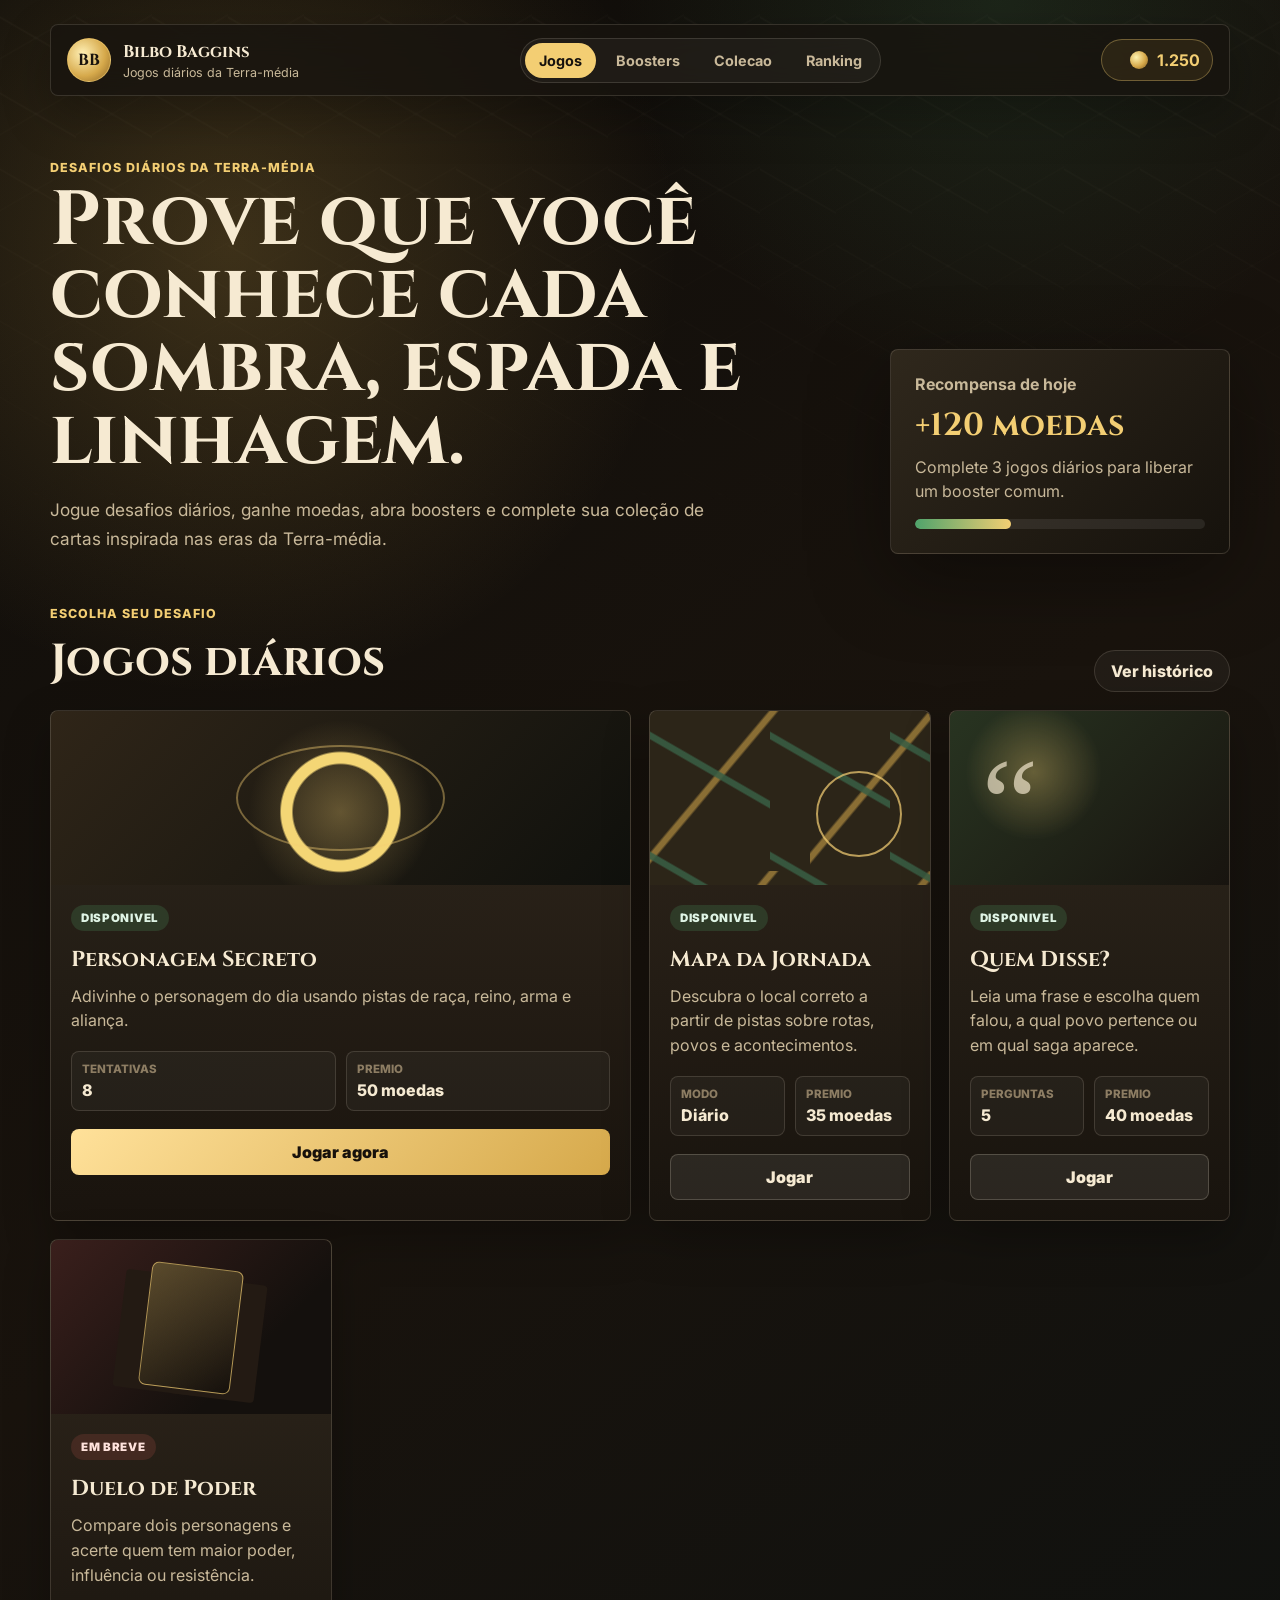
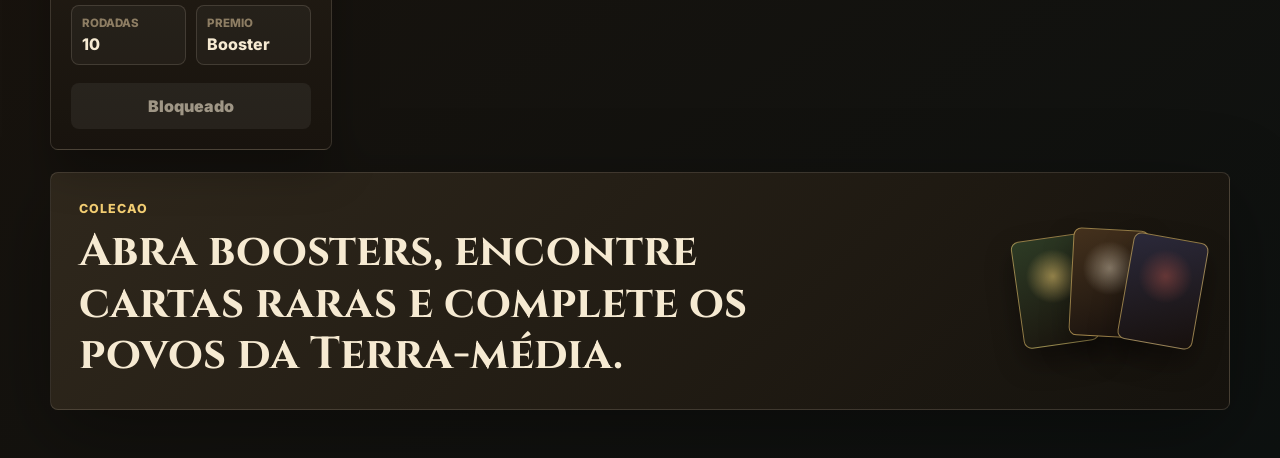
<file: index.html>
<!DOCTYPE html>
<html lang="pt-BR">
<head>
  <meta charset="UTF-8">
  <meta name="viewport" content="width=device-width, initial-scale=1.0">
  <title>Bilbo Baggins - Jogos diários da Terra-média</title>
  <link rel="preconnect" href="https://fonts.googleapis.com">
  <link rel="preconnect" href="https://fonts.gstatic.com" crossorigin>
  <link href="https://fonts.googleapis.com/css2?family=Cinzel:wght@500;600;700&family=Inter:wght@400;500;600;700;800&display=swap" rel="stylesheet">
  <link rel="stylesheet" href="styles.css">
</head>
<body>
  <div class="page-shell">
    <header class="topbar" aria-label="Barra principal">
      <a class="brand" href="#" aria-label="Bilbo Baggins inicio">
        <span class="brand-mark" aria-hidden="true">BB</span>
        <span>
          <strong>Bilbo Baggins</strong>
          <small>Jogos diários da Terra-média</small>
        </span>
      </a>

      <nav class="main-nav" aria-label="Navegacao principal">
        <a href="#" class="active">Jogos</a>
        <a href="#">Boosters</a>
        <a href="#">Colecao</a>
        <a href="#">Ranking</a>
      </nav>

      <div class="wallet" aria-label="Moedas do jogador">
        <span class="coin" aria-hidden="true"></span>
        <strong>1.250</strong>
      </div>
    </header>

    <main>
      <section class="hero" aria-labelledby="page-title">
        <div class="hero-copy">
          <p class="eyebrow">Desafios diários da Terra-média</p>
          <h1 id="page-title">Prove que você conhece cada sombra, espada e linhagem.</h1>
          <p class="intro">
            Jogue desafios diários, ganhe moedas, abra boosters e complete sua coleção de cartas inspirada nas eras da Terra-média.
          </p>
        </div>

        <aside class="daily-panel" aria-label="Resumo diario">
          <span class="panel-label">Recompensa de hoje</span>
          <strong>+120 moedas</strong>
          <p>Complete 3 jogos diários para liberar um booster comum.</p>
          <div class="progress" aria-label="Progresso diario: 1 de 3 jogos completos">
            <span style="width: 33%"></span>
          </div>
        </aside>
      </section>

      <section class="section-heading" aria-labelledby="games-title">
        <div>
          <p class="eyebrow">Escolha seu desafio</p>
          <h2 id="games-title">Jogos diários</h2>
        </div>
        <button class="ghost-button" type="button">Ver histórico</button>
      </section>

      <section class="game-grid" aria-label="Lista de jogos diarios">
        <article class="game-card featured">
          <div class="card-art ring-art" aria-hidden="true">
            <span></span>
          </div>
          <div class="card-content">
            <span class="status available">Disponivel</span>
            <h3>Personagem Secreto</h3>
            <p>Adivinhe o personagem do dia usando pistas de raça, reino, arma e aliança.</p>
            <dl class="game-meta">
              <div>
                <dt>Tentativas</dt>
                <dd>8</dd>
              </div>
              <div>
                <dt>Premio</dt>
                <dd>50 moedas</dd>
              </div>
            </dl>
            <a class="play-button" href="#">Jogar agora</a>
          </div>
        </article>

        <article class="game-card">
          <div class="card-art map-art" aria-hidden="true">
            <span></span>
          </div>
          <div class="card-content">
            <span class="status available">Disponivel</span>
            <h3>Mapa da Jornada</h3>
            <p>Descubra o local correto a partir de pistas sobre rotas, povos e acontecimentos.</p>
            <dl class="game-meta">
              <div>
                <dt>Modo</dt>
                <dd>Diário</dd>
              </div>
              <div>
                <dt>Premio</dt>
                <dd>35 moedas</dd>
              </div>
            </dl>
            <a class="play-button secondary" href="#">Jogar</a>
          </div>
        </article>

        <article class="game-card">
          <div class="card-art quote-art" aria-hidden="true">
            <span></span>
          </div>
          <div class="card-content">
            <span class="status available">Disponivel</span>
            <h3>Quem Disse?</h3>
            <p>Leia uma frase e escolha quem falou, a qual povo pertence ou em qual saga aparece.</p>
            <dl class="game-meta">
              <div>
                <dt>Perguntas</dt>
                <dd>5</dd>
              </div>
              <div>
                <dt>Premio</dt>
                <dd>40 moedas</dd>
              </div>
            </dl>
            <a class="play-button secondary" href="#">Jogar</a>
          </div>
        </article>

        <article class="game-card">
          <div class="card-art card-pack-art" aria-hidden="true">
            <span></span>
          </div>
          <div class="card-content">
            <span class="status soon">Em breve</span>
            <h3>Duelo de Poder</h3>
            <p>Compare dois personagens e acerte quem tem maior poder, influência ou resistência.</p>
            <dl class="game-meta">
              <div>
                <dt>Rodadas</dt>
                <dd>10</dd>
              </div>
              <div>
                <dt>Premio</dt>
                <dd>Booster</dd>
              </div>
            </dl>
            <button class="play-button disabled" type="button" disabled>Bloqueado</button>
          </div>
        </article>
      </section>

      <section class="collection-strip" aria-label="Colecao e boosters">
        <div>
          <p class="eyebrow">Colecao</p>
          <h2>Abra boosters, encontre cartas raras e complete os povos da Terra-média.</h2>
        </div>
        <div class="mini-cards" aria-hidden="true">
          <span></span>
          <span></span>
          <span></span>
        </div>
      </section>
    </main>
  </div>
</body>
</html>
</file>
<file: styles.css>
:root {
  --bg: #12100d;
  --bg-soft: #1d1812;
  --surface: #241f18;
  --surface-strong: #31291e;
  --text: #f6ead2;
  --muted: #c9b99a;
  --faint: #8d7d63;
  --gold: #d6a94b;
  --gold-bright: #f3ce73;
  --green: #4fa36b;
  --red: #ad5046;
  --line: rgba(246, 234, 210, 0.14);
  --shadow: 0 24px 80px rgba(0, 0, 0, 0.35);
}

* {
  box-sizing: border-box;
}

html {
  color-scheme: dark;
}

body {
  margin: 0;
  min-height: 100vh;
  font-family: Inter, Arial, sans-serif;
  color: var(--text);
  background:
    radial-gradient(circle at 18% 12%, rgba(214, 169, 75, 0.22), transparent 28rem),
    radial-gradient(circle at 78% 0%, rgba(79, 163, 107, 0.14), transparent 24rem),
    linear-gradient(145deg, #0f0d0a 0%, #19130d 48%, #0d1110 100%);
}

body::before {
  position: fixed;
  inset: 0;
  z-index: -1;
  content: "";
  opacity: 0.18;
  background-image:
    linear-gradient(30deg, transparent 47%, rgba(246, 234, 210, 0.18) 49%, transparent 51%),
    linear-gradient(150deg, transparent 47%, rgba(246, 234, 210, 0.12) 49%, transparent 51%);
  background-size: 76px 76px;
  mask-image: linear-gradient(to bottom, black, transparent 75%);
}

a {
  color: inherit;
  text-decoration: none;
}

.page-shell {
  width: min(1180px, calc(100% - 32px));
  margin: 0 auto;
  padding: 24px 0 48px;
}

.topbar {
  display: flex;
  align-items: center;
  justify-content: space-between;
  gap: 18px;
  min-height: 72px;
  padding: 12px 16px;
  border: 1px solid var(--line);
  border-radius: 8px;
  background: rgba(24, 20, 15, 0.78);
  box-shadow: 0 18px 48px rgba(0, 0, 0, 0.28);
  backdrop-filter: blur(16px);
}

.brand,
.wallet,
.main-nav {
  display: flex;
  align-items: center;
}

.brand {
  gap: 12px;
  min-width: 220px;
}

.brand-mark {
  display: grid;
  width: 44px;
  height: 44px;
  place-items: center;
  border: 1px solid rgba(243, 206, 115, 0.55);
  border-radius: 50%;
  font-family: Cinzel, Georgia, serif;
  font-weight: 700;
  color: #19130d;
  background: radial-gradient(circle at 35% 35%, #fff0b5, #d6a94b 58%, #8b6425);
}

.brand strong,
h1,
h2,
h3 {
  font-family: Cinzel, Georgia, serif;
  letter-spacing: 0;
}

.brand strong {
  display: block;
  font-size: 1.05rem;
}

.brand small {
  display: block;
  margin-top: 2px;
  color: var(--muted);
  font-size: 0.78rem;
}

.main-nav {
  gap: 6px;
  padding: 4px;
  border: 1px solid var(--line);
  border-radius: 999px;
  background: rgba(255, 255, 255, 0.04);
}

.main-nav a {
  padding: 9px 14px;
  border-radius: 999px;
  color: var(--muted);
  font-size: 0.9rem;
  font-weight: 700;
}

.main-nav a.active,
.main-nav a:hover {
  color: #15110d;
  background: var(--gold-bright);
}

.wallet {
  gap: 9px;
  min-width: 112px;
  justify-content: flex-end;
  padding: 10px 12px;
  border: 1px solid rgba(243, 206, 115, 0.35);
  border-radius: 999px;
  color: var(--gold-bright);
  background: rgba(214, 169, 75, 0.1);
}

.coin {
  width: 18px;
  height: 18px;
  border-radius: 50%;
  background: radial-gradient(circle at 35% 35%, #fff3b0, #d6a94b 55%, #7a561f);
}

.hero {
  display: grid;
  grid-template-columns: minmax(0, 1fr) 340px;
  gap: 28px;
  align-items: end;
  min-height: 360px;
  padding: 64px 0 34px;
}

.eyebrow {
  margin: 0 0 10px;
  color: var(--gold-bright);
  font-size: 0.78rem;
  font-weight: 800;
  letter-spacing: 0.08em;
  text-transform: uppercase;
}

h1,
h2,
h3,
p {
  margin-top: 0;
}

h1 {
  max-width: 820px;
  margin-bottom: 18px;
  font-size: clamp(2.25rem, 6vw, 5.4rem);
  line-height: 0.95;
}

.intro {
  max-width: 680px;
  margin-bottom: 0;
  color: var(--muted);
  font-size: 1.08rem;
  line-height: 1.7;
}

.daily-panel,
.collection-strip {
  border: 1px solid var(--line);
  border-radius: 8px;
  background:
    linear-gradient(135deg, rgba(49, 41, 30, 0.94), rgba(22, 18, 13, 0.94)),
    repeating-linear-gradient(90deg, transparent, transparent 11px, rgba(246, 234, 210, 0.04) 12px);
  box-shadow: var(--shadow);
}

.daily-panel {
  padding: 24px;
}

.panel-label {
  display: block;
  margin-bottom: 10px;
  color: var(--muted);
  font-weight: 700;
}

.daily-panel strong {
  display: block;
  margin-bottom: 8px;
  color: var(--gold-bright);
  font-family: Cinzel, Georgia, serif;
  font-size: 2rem;
}

.daily-panel p {
  color: var(--muted);
  line-height: 1.5;
}

.progress {
  height: 10px;
  overflow: hidden;
  border-radius: 999px;
  background: rgba(255, 255, 255, 0.08);
}

.progress span {
  display: block;
  height: 100%;
  border-radius: inherit;
  background: linear-gradient(90deg, var(--green), var(--gold-bright));
}

.section-heading {
  display: flex;
  align-items: end;
  justify-content: space-between;
  gap: 16px;
  margin: 18px 0 18px;
}

.section-heading h2,
.collection-strip h2 {
  margin-bottom: 0;
  font-size: clamp(1.7rem, 4vw, 2.8rem);
}

.ghost-button {
  min-height: 42px;
  padding: 0 16px;
  border: 1px solid var(--line);
  border-radius: 999px;
  color: var(--text);
  font: inherit;
  font-weight: 800;
  background: rgba(255, 255, 255, 0.04);
  cursor: pointer;
}

.ghost-button:hover {
  border-color: rgba(243, 206, 115, 0.5);
}

.game-grid {
  display: grid;
  grid-template-columns: repeat(4, minmax(0, 1fr));
  gap: 18px;
}

.game-card {
  position: relative;
  min-height: 430px;
  overflow: hidden;
  border: 1px solid var(--line);
  border-radius: 8px;
  background: linear-gradient(180deg, rgba(49, 41, 30, 0.96), rgba(25, 20, 14, 0.96));
  box-shadow: 0 18px 46px rgba(0, 0, 0, 0.28);
}

.game-card.featured {
  grid-column: span 2;
}

.card-art {
  position: relative;
  height: 174px;
  overflow: hidden;
  background: #2a241a;
}

.card-art::before,
.card-art::after,
.card-art span {
  position: absolute;
  content: "";
}

.ring-art {
  background:
    radial-gradient(circle at 50% 58%, transparent 0 47px, #f4d675 49px 59px, transparent 61px),
    radial-gradient(circle at 50% 58%, rgba(243, 206, 115, 0.32), transparent 92px),
    linear-gradient(135deg, #2f2518, #10110d);
}

.ring-art span {
  inset: 34px 32%;
  border: 2px solid rgba(243, 206, 115, 0.42);
  border-radius: 50%;
}

.map-art {
  background:
    linear-gradient(30deg, transparent 48%, rgba(56, 94, 68, 0.85) 49% 52%, transparent 53%),
    linear-gradient(130deg, transparent 40%, rgba(214, 169, 75, 0.55) 41% 43%, transparent 44%),
    #2c2518;
  background-size: 120px 120px, 160px 160px, auto;
}

.map-art span {
  width: 86px;
  height: 86px;
  right: 28px;
  bottom: 28px;
  border: 2px solid rgba(243, 206, 115, 0.72);
  border-radius: 50%;
}

.quote-art {
  background:
    radial-gradient(circle at 30% 35%, rgba(243, 206, 115, 0.32), transparent 68px),
    linear-gradient(135deg, #283421, #18140f);
}

.quote-art span {
  left: 32px;
  bottom: 18px;
  color: rgba(246, 234, 210, 0.68);
  font-family: Georgia, serif;
  font-size: 8rem;
  line-height: 1;
}

.quote-art span::before {
  content: "“";
}

.card-pack-art {
  background: linear-gradient(135deg, #3a1f1c, #14100d 70%);
}

.card-pack-art span {
  width: 92px;
  height: 124px;
  left: 50%;
  top: 26px;
  transform: translateX(-50%) rotate(7deg);
  border: 1px solid rgba(243, 206, 115, 0.65);
  border-radius: 7px;
  background:
    linear-gradient(135deg, rgba(243, 206, 115, 0.22), transparent),
    linear-gradient(160deg, #2f2518, #15100c);
  box-shadow:
    -28px 8px 0 -3px #231a13,
    28px 8px 0 -3px #231a13;
}

.card-content {
  display: flex;
  min-height: 256px;
  flex-direction: column;
  padding: 20px;
}

.status {
  width: max-content;
  margin-bottom: 14px;
  padding: 6px 10px;
  border-radius: 999px;
  font-size: 0.72rem;
  font-weight: 900;
  letter-spacing: 0.06em;
  text-transform: uppercase;
}

.status.available {
  color: #dff4e5;
  background: rgba(79, 163, 107, 0.2);
}

.status.soon {
  color: #ffe2dc;
  background: rgba(173, 80, 70, 0.22);
}

.game-card h3 {
  margin-bottom: 10px;
  font-size: 1.35rem;
}

.game-card p {
  margin-bottom: 18px;
  color: var(--muted);
  line-height: 1.55;
}

.game-meta {
  display: grid;
  grid-template-columns: repeat(2, minmax(0, 1fr));
  gap: 10px;
  margin: auto 0 18px;
}

.game-meta div {
  padding: 10px;
  border: 1px solid var(--line);
  border-radius: 8px;
  background: rgba(255, 255, 255, 0.035);
}

.game-meta dt {
  color: var(--faint);
  font-size: 0.72rem;
  font-weight: 800;
  text-transform: uppercase;
}

.game-meta dd {
  margin: 4px 0 0;
  font-weight: 800;
}

.play-button {
  display: grid;
  min-height: 46px;
  place-items: center;
  border: 0;
  border-radius: 8px;
  color: #17110b;
  font: inherit;
  font-weight: 900;
  background: linear-gradient(135deg, #ffe19a, var(--gold));
  cursor: pointer;
}

.play-button.secondary {
  color: var(--text);
  background: rgba(255, 255, 255, 0.08);
  border: 1px solid rgba(246, 234, 210, 0.2);
}

.play-button.disabled {
  color: rgba(246, 234, 210, 0.58);
  background: rgba(255, 255, 255, 0.06);
  cursor: not-allowed;
}

.collection-strip {
  display: flex;
  align-items: center;
  justify-content: space-between;
  gap: 24px;
  margin-top: 22px;
  padding: 28px;
}

.collection-strip h2 {
  max-width: 760px;
  line-height: 1.15;
}

.mini-cards {
  display: flex;
  min-width: 210px;
  justify-content: flex-end;
}

.mini-cards span {
  width: 76px;
  height: 108px;
  margin-left: -22px;
  border: 1px solid rgba(243, 206, 115, 0.55);
  border-radius: 8px;
  background:
    radial-gradient(circle at 50% 36%, rgba(243, 206, 115, 0.55), transparent 27px),
    linear-gradient(160deg, #2d3b25, #19130d);
  box-shadow: 0 14px 28px rgba(0, 0, 0, 0.35);
  transform: rotate(-8deg);
}

.mini-cards span:nth-child(2) {
  background:
    radial-gradient(circle at 50% 36%, rgba(246, 234, 210, 0.42), transparent 27px),
    linear-gradient(160deg, #44311d, #18110d);
  transform: translateY(-8px) rotate(3deg);
}

.mini-cards span:nth-child(3) {
  background:
    radial-gradient(circle at 50% 36%, rgba(173, 80, 70, 0.48), transparent 27px),
    linear-gradient(160deg, #2b293a, #17100d);
  transform: rotate(10deg);
}

@media (max-width: 980px) {
  .topbar,
  .hero,
  .section-heading,
  .collection-strip {
    align-items: stretch;
  }

  .topbar,
  .section-heading,
  .collection-strip {
    flex-direction: column;
  }

  .main-nav {
    width: 100%;
    overflow-x: auto;
  }

  .wallet {
    justify-content: center;
  }

  .hero {
    grid-template-columns: 1fr;
    padding-top: 44px;
  }

  .game-grid {
    grid-template-columns: repeat(2, minmax(0, 1fr));
  }
}

@media (max-width: 640px) {
  .page-shell {
    width: min(100% - 20px, 1180px);
    padding-top: 10px;
  }

  .topbar {
    padding: 12px;
  }

  .brand {
    min-width: 0;
  }

  .main-nav a {
    padding: 9px 12px;
    white-space: nowrap;
  }

  .hero {
    min-height: auto;
    padding: 36px 0 26px;
  }

  h1 {
    font-size: 2.35rem;
    line-height: 1;
  }

  .game-grid {
    grid-template-columns: 1fr;
  }

  .game-card.featured {
    grid-column: auto;
  }

  .collection-strip {
    padding: 22px;
  }

  .mini-cards {
    min-width: 160px;
    justify-content: center;
  }
}
</file>
